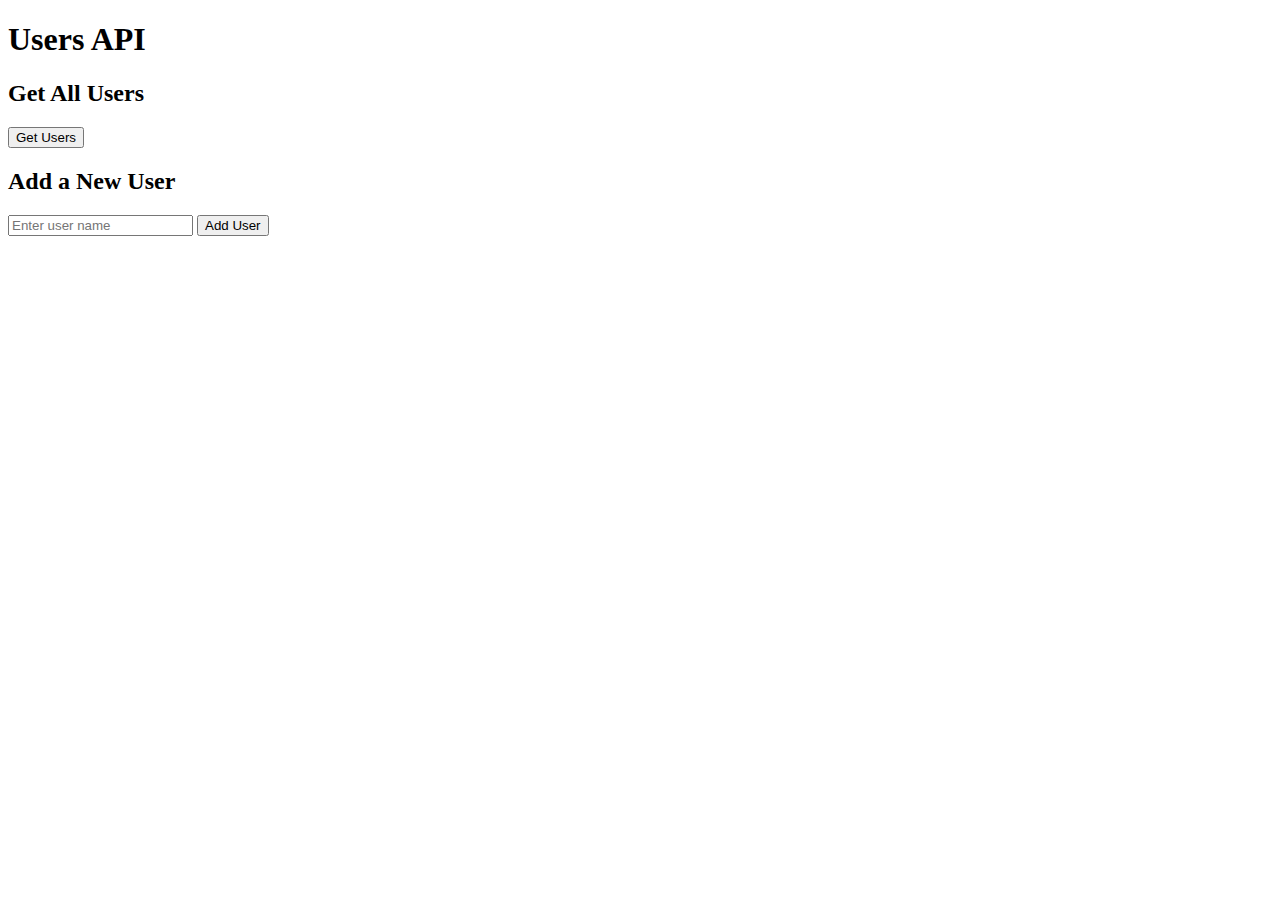
<file: api .html>
<!DOCTYPE html>
<html lang="en">
<head>
    <meta charset="UTF-8">
    <meta name="viewport" content="width=device-width, initial-scale=1.0">
    <title>API Example</title>
</head>
<body>
    <h1>Users API</h1>
    
    <h2>Get All Users</h2>
    <button onclick="getUsers()">Get Users</button>
    <pre id="usersList"></pre>
    
    <h2>Add a New User</h2>
    <form id="addUserForm">
        <input type="text" id="userName" placeholder="Enter user name" required />
        <button type="submit">Add User</button>
    </form>

    <script>
        // Fetch and display all users
        function getUsers() {
            fetch('http://127.0.0.1:5000/api/users')
                .then(response => response.json())
                .then(data => {
                    document.getElementById('usersList').textContent = JSON.stringify(data, null, 2);
                })
                .catch(error => console.error('Error:', error));
        }

        // Add a new user
        document.getElementById('addUserForm').addEventListener('submit', function (e) {
            e.preventDefault();
            const userName = document.getElementById('userName').value;

            fetch('http://127.0.0.1:5000/api/users', {
                method: 'POST',
                headers: {
                    'Content-Type': 'application/json'
                },
                body: JSON.stringify({ id: Date.now(), name: userName })
            })
            .then(response => response.json())
            .then(data => {
                console.log('New user added:', data);
                getUsers(); // Refresh the user list
            })
            .catch(error => console.error('Error:', error));
        });
    </script>
</body>
</html>
</file>
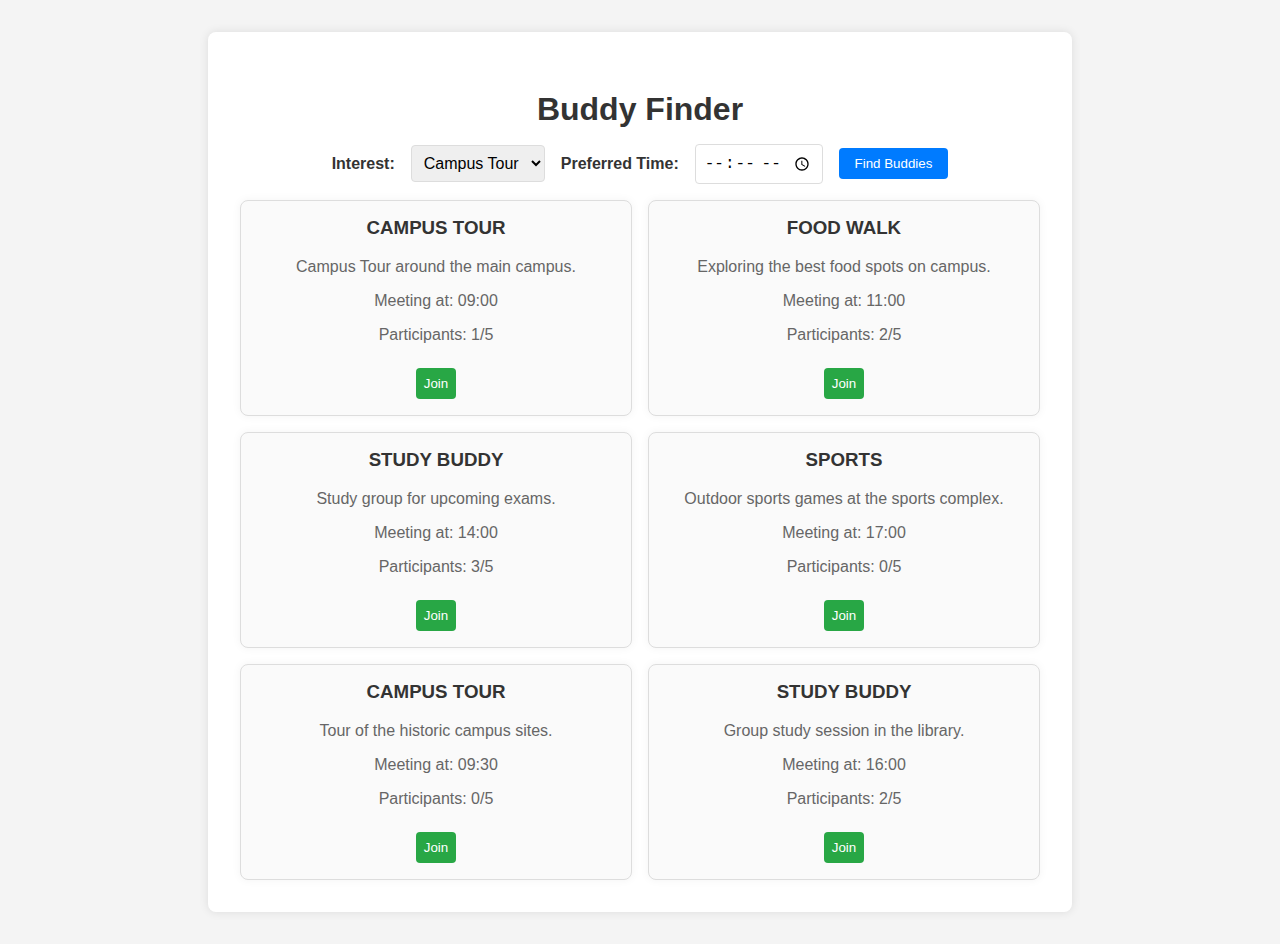
<file: finder.html>
<!DOCTYPE html>
<html lang="en">
<head>
  <meta charset="UTF-8" />
  <meta name="viewport" content="width=device-width, initial-scale=1.0" />
  <title>Buddy Finder Prototype</title>
  <style>
    body {
      font-family: Arial, sans-serif;
      background: #f4f4f4;
      color: #333;
      margin: 0;
      padding: 0;
    }

    /* Buddy Finder Section */
    .buddy-finder {
      background: #fff;
      margin: 2rem auto;
      padding: 2rem;
      width: 90%;
      max-width: 800px;
      border-radius: 8px;
      box-shadow: 0 0 10px rgba(0, 0, 0, 0.1);
    }

    .buddy-finder h2 {
      font-size: 2rem;
      text-align: center;
      margin-bottom: 1rem;
    }

    .buddy-finder form {
      display: flex;
      align-items: center;
      gap: 1rem;
      flex-wrap: wrap;
      margin-bottom: 1rem;
      justify-content: center;
    }

    .buddy-finder label {
      font-weight: bold;
      font-size: 1rem;
    }

    .buddy-finder input,
    .buddy-finder select {
      padding: 0.5rem;
      font-size: 1rem;
      border: 1px solid #ddd;
      border-radius: 4px;
    }

    .buddy-finder button {
      padding: 0.5rem 1rem;
      background: #007BFF;
      color: #fff;
      border: none;
      cursor: pointer;
      border-radius: 4px;
      transition: background 0.3s ease;
    }

    .buddy-finder button:hover {
      background: #0056b3;
    }

    .buddy-list {
      display: flex;
      flex-wrap: wrap;
      gap: 1rem;
      justify-content: center;
    }

    .buddy-card {
      background: #fafafa;
      padding: 1rem;
      border: 1px solid #ddd;
      border-radius: 8px;
      flex: 1 1 200px;
      min-width: 250px;
      box-shadow: 0 0 10px rgba(0, 0, 0, 0.05);
      text-align: center;
    }

    .buddy-card h3 {
      margin-top: 0;
    }

    .buddy-card p {
      font-size: 1rem;
      color: #666;
    }

    .buddy-card button {
      margin-top: 0.5rem;
      padding: 0.5rem;
      background: #28a745;
      color: #fff;
      border: none;
      cursor: pointer;
      border-radius: 4px;
      transition: background 0.3s ease;
    }

    .buddy-card button:hover {
      background: #218838;
    }
  </style>
</head>
<body>

  <section class="buddy-finder">
    <h2>Buddy Finder</h2>
    <form id="buddySearch" onsubmit="filterBuddies(event)">
      <label for="interest">Interest:</label>
      <select id="interest" name="interest">
        <option value="campusTour">Campus Tour</option>
        <option value="foodWalk">Food Walk</option>
        <option value="studyBuddy">Study Buddy</option>
        <option value="sports">Sports</option>
      </select>

      <label for="time">Preferred Time:</label>
      <input type="time" id="time" name="time" />

      <button type="submit">Find Buddies</button>
    </form>

    <div class="buddy-list" id="buddyList">
      <!-- Buddy cards will be displayed here -->
    </div>
  </section>

  <script>
    // Sample buddy data
    const buddyData = [
      { interest: 'campusTour', time: '09:00', participants: 1, maxParticipants: 5, description: 'Campus Tour around the main campus.' },
      { interest: 'foodWalk', time: '11:00', participants: 2, maxParticipants: 5, description: 'Exploring the best food spots on campus.' },
      { interest: 'studyBuddy', time: '14:00', participants: 3, maxParticipants: 5, description: 'Study group for upcoming exams.' },
      { interest: 'sports', time: '17:00', participants: 0, maxParticipants: 5, description: 'Outdoor sports games at the sports complex.' },
      { interest: 'campusTour', time: '09:30', participants: 0, maxParticipants: 5, description: 'Tour of the historic campus sites.' },
      { interest: 'studyBuddy', time: '16:00', participants: 2, maxParticipants: 5, description: 'Group study session in the library.' },
    ];

    // Function to filter and display buddy cards based on user input
    function filterBuddies(event) {
      event.preventDefault();
      const interest = document.getElementById('interest').value;
      const time = document.getElementById('time').value;
      
      // Filter the buddy data based on the interest and time input
      const filteredBuddies = buddyData.filter(buddy => {
        const matchesInterest = buddy.interest === interest;
        const matchesTime = time ? buddy.time === time : true;
        return matchesInterest && matchesTime;
      });

      displayBuddies(filteredBuddies);
    }

    // Function to display the filtered buddy cards
    function displayBuddies(buddies) {
      const buddyList = document.getElementById('buddyList');
      buddyList.innerHTML = ''; // Clear the list before rendering new cards

      if (buddies.length === 0) {
        buddyList.innerHTML = '<p>No buddies found based on your search.</p>';
        return;
      }

      buddies.forEach(buddy => {
        const buddyCard = document.createElement('div');
        buddyCard.className = 'buddy-card';
        buddyCard.innerHTML = `
          <h3>${buddy.interest.replace(/([A-Z])/g, ' $1').toUpperCase()}</h3>
          <p>${buddy.description}</p>
          <p>Meeting at: ${buddy.time}</p>
          <p>Participants: ${buddy.participants}/${buddy.maxParticipants}</p>
          <button ${buddy.participants >= buddy.maxParticipants ? 'disabled' : ''}>${buddy.participants >= buddy.maxParticipants ? 'Full' : 'Join'}</button>
        `;
        buddyList.appendChild(buddyCard);
      });
    }

    // Display all buddies when the page loads
    displayBuddies(buddyData);
  </script>

</body>
</html>
</file>
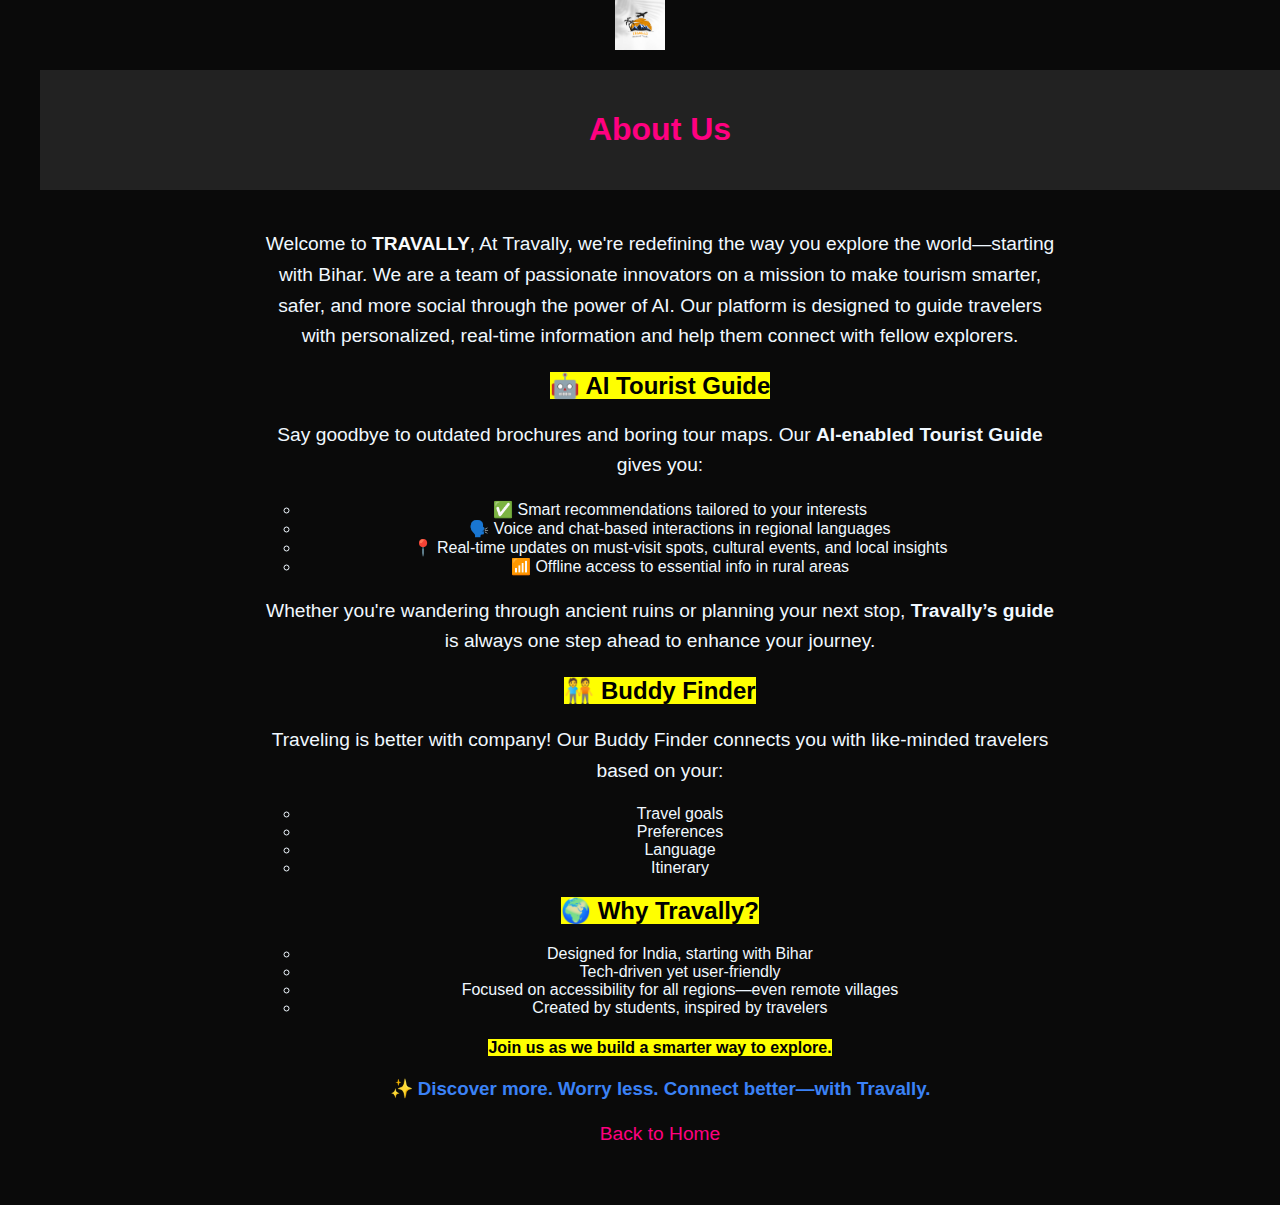
<file: UI/About us.html>
<!DOCTYPE html>
<html lang="en">
<head>
    <meta charset="UTF-8">
    <meta name="viewport" content="width=device-width, initial-scale=1.0">
    <title>About Us - ANIME1</title>
    <image src="TRAVALLY .png" height="50" width="50">
        <ul>
    <style>
        body {
            font-family: "Protest Revolution", sans-serif;
            background-color: #0a0a0a;
            color: aliceblue;
            margin: 0;
            padding: 0;
            text-align: center;
        }
        header {
            background: #222;
            padding: 20px;
            text-align: center;
        }
        header h1 {
            color: #ff0080;
        }
        .container {
            max-width: 800px;
            margin: auto;
            padding: 20px;
        }
        p {
            font-size: 1.2rem;
            line-height: 1.6;
        }
        a {
            color: #ff0080;
            text-decoration: none;
        }
        a:hover {
            text-decoration: underline;
        }
    </style>
</head>
<body>
    <header>
        <h1>About Us</h1>
    </header>
    <div class="container">
        <p>Welcome to  <strong style ="color:#F8FAFC;">TRAVALLY</strong>, At Travally, we're redefining the way you explore the world—starting with Bihar.
            We are a team of passionate innovators on a mission to make tourism smarter, safer, and more social through the power of AI. Our platform is designed to guide travelers with personalized, real-time information and help them connect with fellow explorers.</p>
            <h2><mark>🤖 AI Tourist Guide</mark></h2>
            <p>Say goodbye to outdated brochures and boring tour maps. Our <strong>AI-enabled Tourist Guide</strong> gives you:</p>
    <ul>
      <li>✅ Smart recommendations tailored to your interests</li>
      <li>🗣️ Voice and chat-based interactions in regional languages</li>
      <li>📍 Real-time updates on must-visit spots, cultural events, and local insights</li>
      <li>📶 Offline access to essential info in rural areas</li>
    </ul>
    <p>Whether you're wandering through ancient ruins or planning your next stop, <strong>Travally’s guide</strong> is always one step ahead to enhance your journey.</p>
    <h2><mark>🧑‍🤝‍🧑 Buddy Finder</mark></h2>
    <p>Traveling is better with company!
        Our Buddy Finder connects you with like-minded travelers based on your:</p>
    <ul>
        <li>Travel goals</li>
        <li>Preferences</li>
        <li>Language</li>
        <li>Itinerary</li>
    </ul>
    <h2><mark>🌍 Why Travally?</mark></h2>
    <ul>
        <li>Designed for India, starting with Bihar</li>
        <li>Tech-driven yet user-friendly</li>
        <li>Focused on accessibility for all regions—even remote villages</li>
        <li>Created by students, inspired by travelers</li>  
    </ul>
    
    <h4><mark>Join us as we build a smarter way to explore.</mark></h4>
    <h3 style="color: #3B82F6;"">✨ Discover more. Worry less. Connect better—with Travally.</h3>
            
        <p><a href="UI4.html">Back to Home</a></p>
    </div>
</body>
</html>
</file>
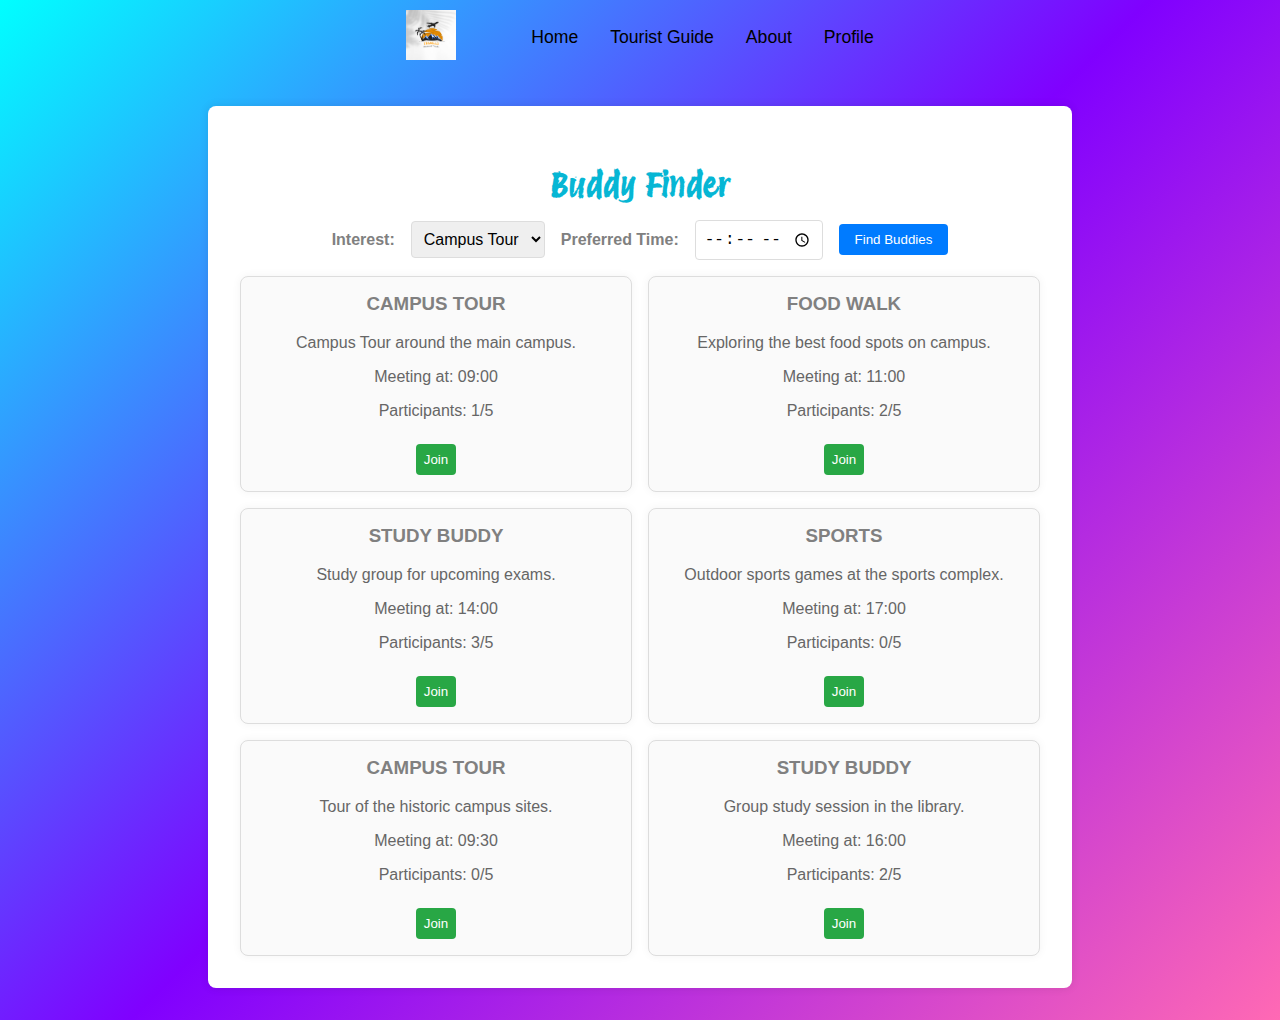
<file: UI/finder.html>
<!DOCTYPE html>
<html lang="en">
<head>
  <meta charset="UTF-8" />
  <meta name="viewport" content="width=device-width, initial-scale=1.0" />
  <title>Buddy Finder Prototype</title>
  <style>
    @import url('https://fonts.googleapis.com/css2?family=Ga+Maamli&family=Protest+Revolution&family=Rubik+Glitch+Pop&family=Rubik+Wet+Paint&display=swap');
    body {
      background:linear-gradient(135deg, rgb(0, 255, 255), rgb(128, 0, 255), rgb(255, 105, 180)) ;
      color: grey; 
      font-family: Arial, sans-serif;
      margin: 0;
      padding: 0;
    }
     /* Navigation Bar */
     .navbar {
      display: flex;
      justify-content: space-between;
      align-items: center;
      background: var(--navbar-bg);
      padding: 1rem;
      color: black;

    }
    
    
    .nav-links {
      list-style: none;
      display: flex;
      gap: 2rem;
    }
    .nav-links li {
      margin: 0;
    }
    .nav-links a {
      color: var(--navbar-link-color);
      text-decoration: none;
      font-size: 1.1rem;
      transition: color 0.3s ease; text-shadow 0.3s ease;;
    }
    .nav-links a:hover {
      color:#F8FAFC;
    }

    /* Buddy Finder Section */
    .buddy-finder {
      background: #fff;
      margin: 2rem auto;
      padding: 2rem;
      width: 90%;
      max-width: 800px;
      border-radius: 8px;
      box-shadow: 0 0 10px rgba(0, 0, 0, 0.1);
    }

    .buddy-finder h2 {
      font-size: 2rem;
      text-align: center;
      margin-bottom: 1rem;
    }

    .buddy-finder form {
      display: flex;
      align-items: center;
      gap: 1rem;
      flex-wrap: wrap;
      margin-bottom: 1rem;
      justify-content: center;
    }

    .buddy-finder label {
      font-weight: bold;
      font-size: 1rem;
    }

    .buddy-finder input,
    .buddy-finder select {
      padding: 0.5rem;
      font-size: 1rem;
      border: 1px solid #ddd;
      border-radius: 4px;
    }

    .buddy-finder button {
      padding: 0.5rem 1rem;
      background: #007BFF;
      color: #fff;
      border: none;
      cursor: pointer;
      border-radius: 4px;
      transition: background 0.3s ease;
    }

    .buddy-finder button:hover {
      background: #0056b3;
    }

    .buddy-list {
      display: flex;
      flex-wrap: wrap;
      gap: 1rem;
      justify-content: center;
    }

    .buddy-card {
      background: #fafafa;
      padding: 1rem;
      border: 1px solid #ddd;
      border-radius: 8px;
      flex: 1 1 200px;
      min-width: 250px;
      box-shadow: 0 0 10px rgba(0, 0, 0, 0.05);
      text-align: center;
    }

    .buddy-card h3 {
      margin-top: 0;
    }

    .buddy-card p {
      font-size: 1rem;
      color: #666;
    }

    .buddy-card button {
      margin-top: 0.5rem;
      padding: 0.5rem;
      background: #28a745;
      color: #fff;
      border: none;
      cursor: pointer;
      border-radius: 4px;
      transition: background 0.3s ease;
    }

    .buddy-card button:hover {
      background: #218838;
    }
    h2{
      font-family:"Protest Revolution", sans-serif;
      color:#06B6D4;
    }
    .navbar {
      display: flex;
      justify-content: center;  /* center horizontally */
      align-items: center;      /* center vertically */
      padding: 10px 20px;
     
    }
  
  .logo{
    width: 85px;
    cursor: pointer;  
}

  
  </style>
  
</head>

<body>
  <nav class="navbar">
    <div class="logo">
      <a href="#home">
        <img src="TRAVALLY .png" alt="Travally Logo" style="height: 50px;" >
      </a>
    </div>
    <ul class="nav-links">
      <li><a href="#home">Home</a></li>
      <li><a href="#guide">Tourist Guide</a></li>
      <li><a href="#about">About</a></li>
      <li><a href="#profile">Profile</a></li>
    </ul>
  </nav>

  <section class="buddy-finder">
    <h2>Buddy Finder</h2>
    <form id="buddySearch" onsubmit="filterBuddies(event)">
      <label for="interest">Interest:</label>
      <select id="interest" name="interest">
        <option value="campusTour">Campus Tour</option>
        <option value="foodWalk">Food Walk</option>
        <option value="studyBuddy">Study Buddy</option>
        <option value="sports">Sports</option>
      </select>

      <label for="time">Preferred Time:</label>
      <input type="time" id="time" name="time" />

      <button type="submit">Find Buddies</button>
    </form>

    <div class="buddy-list" id="buddyList">
      <!-- Buddy cards will be displayed here -->
    </div>
  </section>

  <script>
    // Sample buddy data
    const buddyData = [
      { interest: 'campusTour', time: '09:00', participants: 1, maxParticipants: 5, description: 'Campus Tour around the main campus.' },
      { interest: 'foodWalk', time: '11:00', participants: 2, maxParticipants: 5, description: 'Exploring the best food spots on campus.' },
      { interest: 'studyBuddy', time: '14:00', participants: 3, maxParticipants: 5, description: 'Study group for upcoming exams.' },
      { interest: 'sports', time: '17:00', participants: 0, maxParticipants: 5, description: 'Outdoor sports games at the sports complex.' },
      { interest: 'campusTour', time: '09:30', participants: 0, maxParticipants: 5, description: 'Tour of the historic campus sites.' },
      { interest: 'studyBuddy', time: '16:00', participants: 2, maxParticipants: 5, description: 'Group study session in the library.' },
    ];

    // Function to filter and display buddy cards based on user input
    function filterBuddies(event) {
      event.preventDefault();
      const interest = document.getElementById('interest').value;
      const time = document.getElementById('time').value;
      
      // Filter the buddy data based on the interest and time input
      const filteredBuddies = buddyData.filter(buddy => {
        const matchesInterest = buddy.interest === interest;
        const matchesTime = time ? buddy.time === time : true;
        return matchesInterest && matchesTime;
      });

      displayBuddies(filteredBuddies);
    }

    // Function to display the filtered buddy cards
    function displayBuddies(buddies) {
      const buddyList = document.getElementById('buddyList');
      buddyList.innerHTML = ''; // Clear the list before rendering new cards

      if (buddies.length === 0) {
        buddyList.innerHTML = '<p>No buddies found based on your search.</p>';
        return;
      }

      buddies.forEach(buddy => {
        const buddyCard = document.createElement('div');
        buddyCard.className = 'buddy-card';
        buddyCard.innerHTML = `
          <h3>${buddy.interest.replace(/([A-Z])/g, ' $1').toUpperCase()}</h3>
          <p>${buddy.description}</p>
          <p>Meeting at: ${buddy.time}</p>
          <p>Participants: ${buddy.participants}/${buddy.maxParticipants}</p>
          <button ${buddy.participants >= buddy.maxParticipants ? 'disabled' : ''}>${buddy.participants >= buddy.maxParticipants ? 'Full' : 'Join'}</button>
        `;
        buddyList.appendChild(buddyCard);
      });
    }

    // Display all buddies when the page loads
    displayBuddies(buddyData);
  </script>

</body>
</html>
</file>
